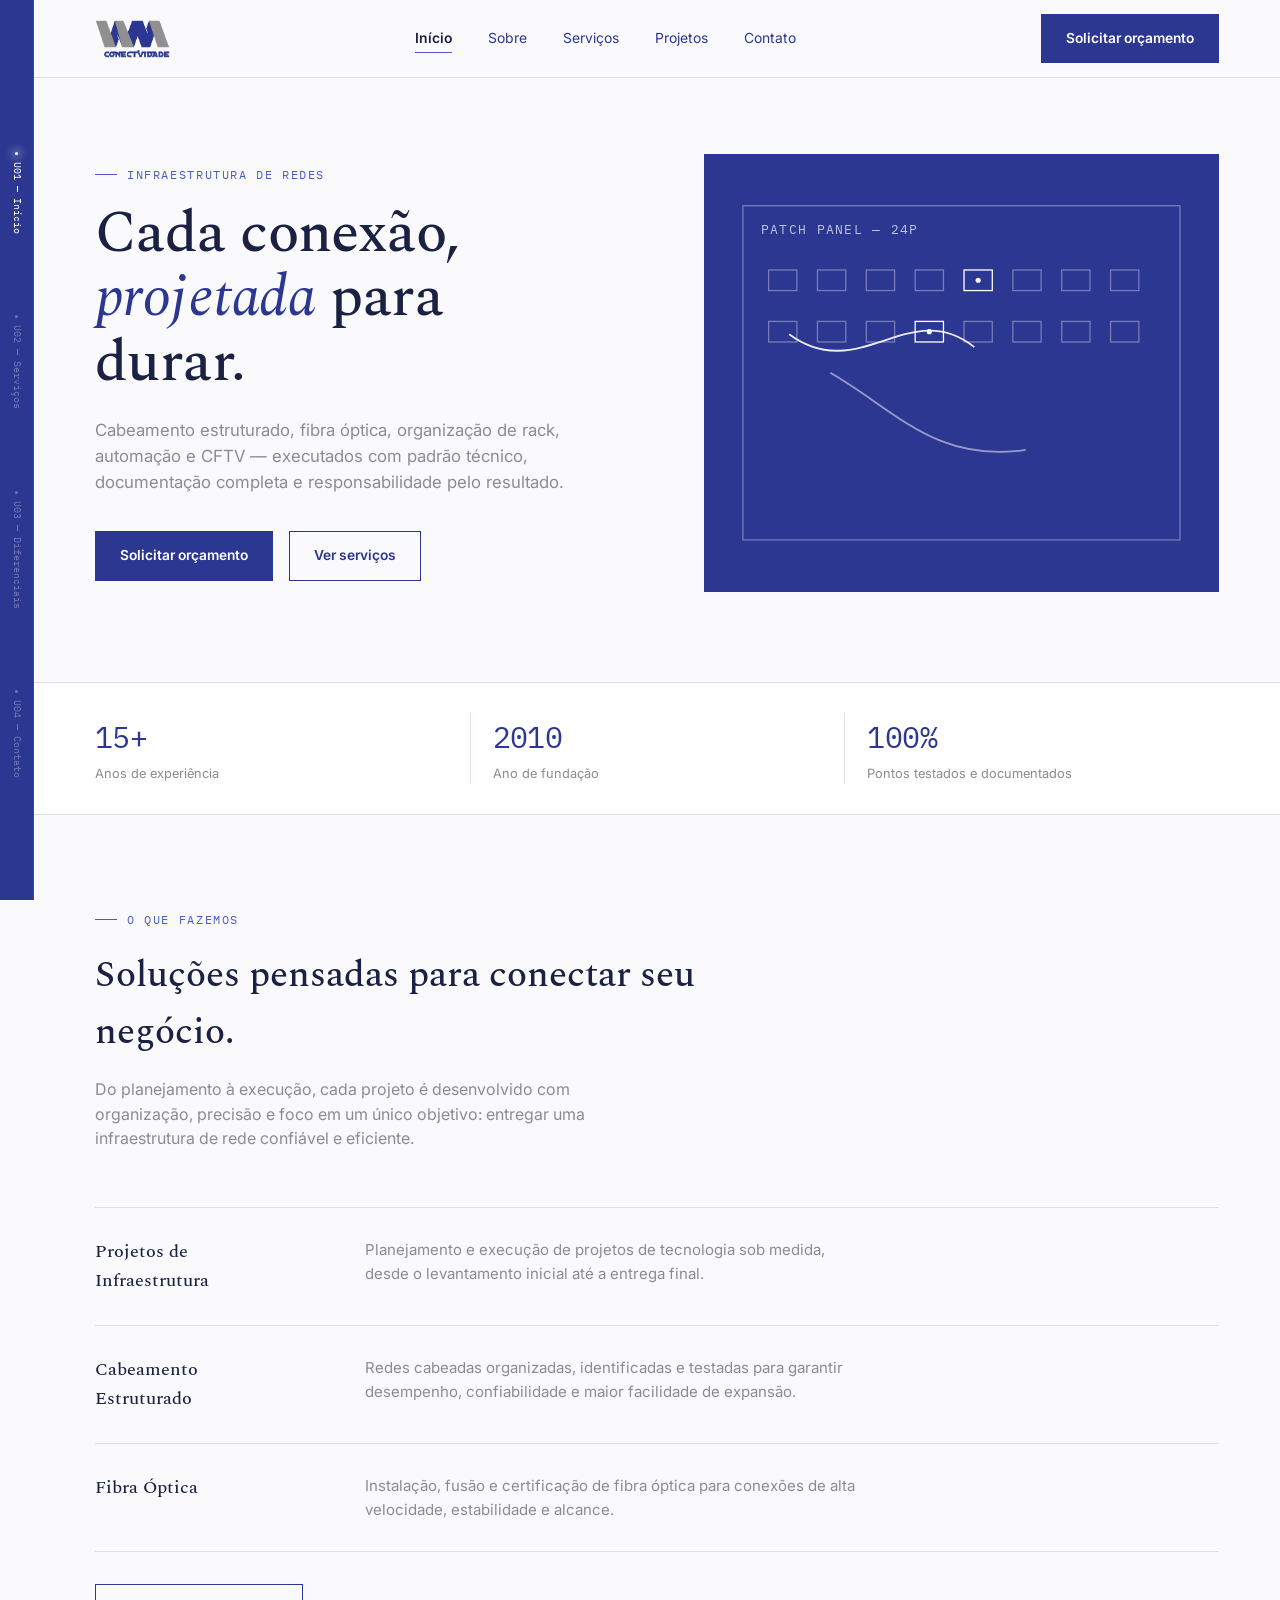
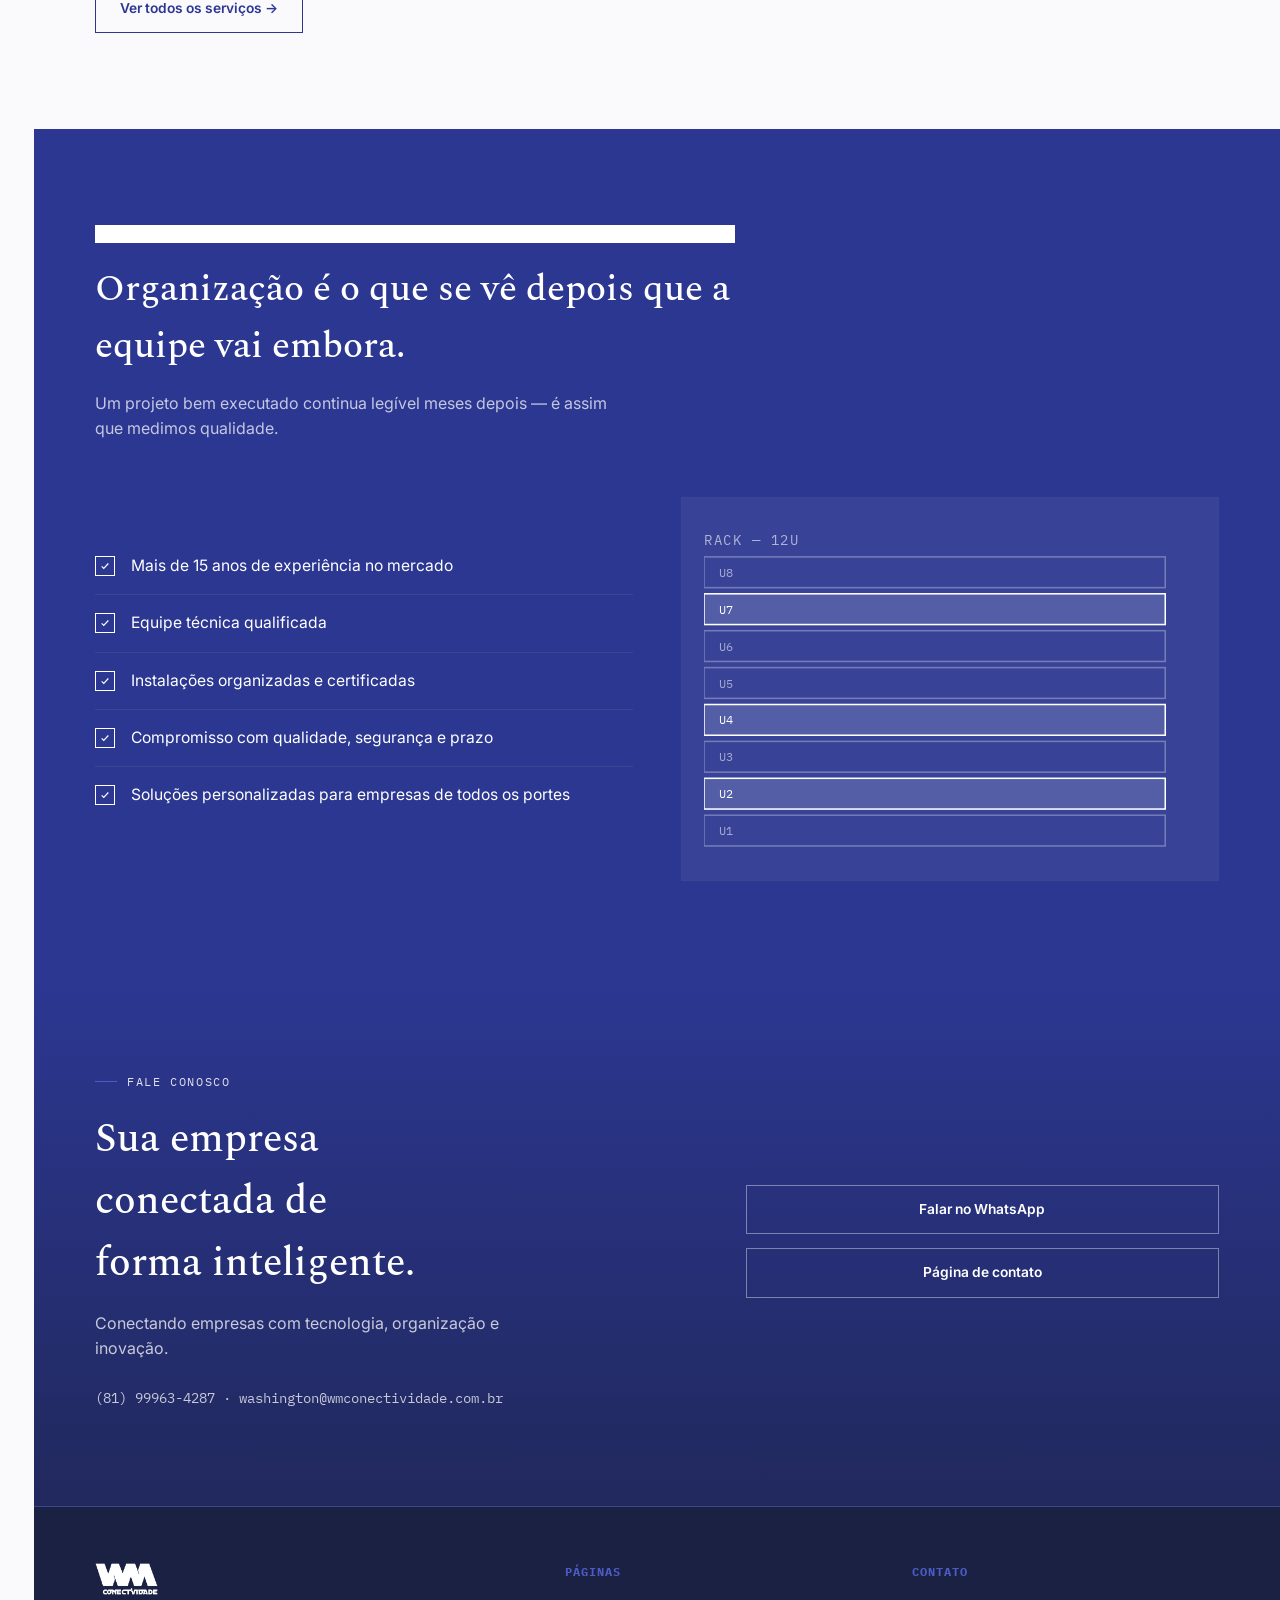
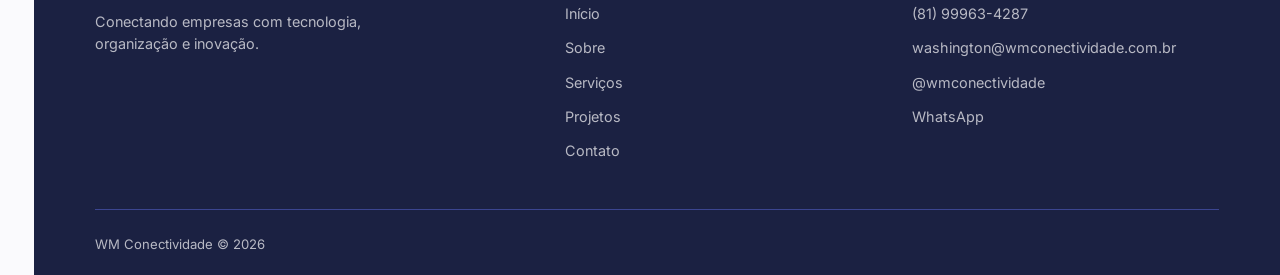
<file: index.html>
<!DOCTYPE html>
<html lang="pt-BR">
<head>
<meta charset="UTF-8">
<meta name="viewport" content="width=device-width, initial-scale=1.0">
<title>WM Conectividade | Infraestrutura de Redes</title>
<meta name="description" content="Cabeamento estruturado, fibra óptica, organization de rack, automação e CFTV. Infraestrutura de redes com padrão técnico e organização.">

<!-- ÍCONE DA ABA DO NAVEGADOR (FAVICON) -->
<link rel="icon" type="image/png" href="wm-logo.png">

<link rel="preconnect" href="https://fonts.googleapis.com">
<link rel="preconnect" href="https://fonts.gstatic.com" crossorigin>
<link rel="stylesheet" href="style.css">
</head>
<body>

<div id="rack-rail" aria-hidden="true">
  <div class="rail-track" id="rail-track"></div>
</div>

<header>
  <div class="nav-inner">
    <a href="index.html" class="logo">
      <img src="wm-logo.png" alt="WM Conectividade">
    </a>
    <nav class="links">
      <a href="index.html" class="active">Início</a>
      <a href="sobre.html">Sobre</a>
      <a href="servicos.html">Serviços</a>
      <a href="projetos.html">Projetos</a>
      <a href="contato.html">Contato</a>
    </nav>
    <div style="display:flex;align-items:center;gap:14px;">
      <a href="https://wa.me/5581999634287" class="btn btn-brand" style="display:none" id="header-cta">Solicitar orçamento</a>
      <button class="menu-toggle" id="menu-toggle" aria-label="Abrir menu">
        <span></span><span></span><span></span>
      </button>
    </div>
  </div>
  <div id="mobile-menu">
    <a href="index.html" class="active">Início</a>
    <a href="sobre.html">Sobre</a>
    <a href="servicos.html">Serviços</a>
    <a href="projetos.html">Projetos</a>
    <a href="contato.html">Contato</a>
  </div>
</header>

<main>

  <!-- HERO -->
  <section id="inicio" class="hero" data-rack-section data-u="U01" data-label="Início">
    <div class="wrap">
      <div class="hero-grid">
        <div>
          <div class="eyebrow">Infraestrutura de redes</div>
          <h1>Cada conexão, <em>projetada</em> para durar.</h1>
          <p class="lead">Cabeamento estruturado, fibra óptica, organização de rack, automação e CFTV — executados com padrão técnico, documentação completa e responsabilidade pelo resultado.</p>
          <div class="hero-cta">
            <a href="https://wa.me/5581999634287" class="btn btn-brand">Solicitar orçamento</a>
            <a href="servicos.html" class="btn btn-ghost">Ver serviços</a>
          </div>
        </div>
        <div class="hero-art">
          <svg viewBox="0 0 360 300" xmlns="http://www.w3.org/2000/svg">
            <rect x="10" y="20" width="340" height="260" fill="none" stroke="rgba(255,255,255,0.35)" stroke-width="1"/>
            <text x="24" y="42" fill="rgba(255,255,255,0.7)" font-family="IBM Plex Mono" font-size="10" letter-spacing="1">PATCH PANEL — 24P</text>
            <g id="ports"></g>
            <path d="M 46 120 C 100 160, 140 90, 190 130" stroke="#FFFFFF" stroke-width="1.4" fill="none" opacity="0.9"/>
            <path d="M 78 150 C 130 180, 160 220, 230 210" stroke="rgba(255,255,255,0.5)" stroke-width="1.4" fill="none"/>
          </svg>
        </div>
      </div>
    </div>
  </section>

  <div class="stat-strip">
    <div class="wrap">
      <div class="stat">
        <div class="num">15+</div>
        <div class="label">Anos de experiência</div>
      </div>
      <div class="stat">
        <div class="num">2010</div>
        <div class="label">Ano de fundação</div>
      </div>
      <div class="stat">
        <div class="num">100%</div>
        <div class="label">Pontos testados e documentados</div>
      </div>
    </div>
  </div>

  <!-- SERVIÇOS (teaser) -->
  <section id="servicos-teaser" data-rack-section data-u="U02" data-label="Serviços">
    <div class="wrap">
      <div class="section-head">
        <div class="eyebrow">O que fazemos</div>
        <h2>Soluções pensadas para conectar seu negócio.</h2>
        <p>Do planejamento à execução, cada projeto é desenvolvido com organização, precisão e foco em um único objetivo: entregar uma infraestrutura de rede confiável e eficiente.</p>
      </div>

      <div class="rack-list">
        <div class="rack-row">
          <h3>Projetos de Infraestrutura</h3>
          <p>Planejamento e execução de projetos de tecnologia sob medida, desde o levantamento inicial até a entrega final.</p>
        </div>
        <div class="rack-row">
          <h3>Cabeamento Estruturado</h3>
          <p>Redes cabeadas organizadas, identificadas e testadas para garantir desempenho, confiabilidade e maior facilidade de expansão.</p>
        </div>
        <div class="rack-row">
          <h3>Fibra Óptica</h3>
          <p>Instalação, fusão e certificação de fibra óptica para conexões de alta velocidade, estabilidade e alcance.</p>
        </div>
      </div>
      <div style="margin-top:32px;">
        <a href="servicos.html" class="btn btn-ghost">Ver todos os serviços →</a>
      </div>
    </div>
  </section>

  <!-- DIFERENCIAIS -->
  <section id="diferenciais" class="dark-section" data-rack-section data-u="U03" data-label="Diferenciais">
    <div class="wrap">
      <div class="section-head">
        <div class="eyebrow">Por que a WM</div>
        <h2>Organização é o que se vê depois que a equipe vai embora.</h2>
        <p>Um projeto bem executado continua legível meses depois — é assim que medimos qualidade.</p>
      </div>

      <div class="dif-grid">
        <ul class="dif-list">
          <li>
            <span class="mark"><svg viewBox="0 0 12 12" fill="none"><path d="M2 6.5L4.5 9L10 3" stroke="#fff" stroke-width="1.4"/></svg></span>
            Mais de 15 anos de experiência no mercado
          </li>
          <li>
            <span class="mark"><svg viewBox="0 0 12 12" fill="none"><path d="M2 6.5L4.5 9L10 3" stroke="#fff" stroke-width="1.4"/></svg></span>
            Equipe técnica qualificada
          </li>
          <li>
            <span class="mark"><svg viewBox="0 0 12 12" fill="none"><path d="M2 6.5L4.5 9L10 3" stroke="#fff" stroke-width="1.4"/></svg></span>
            Instalações organizadas e certificadas
          </li>
          <li>
            <span class="mark"><svg viewBox="0 0 12 12" fill="none"><path d="M2 6.5L4.5 9L10 3" stroke="#fff" stroke-width="1.4"/></svg></span>
            Compromisso com qualidade, segurança e prazo
          </li>
          <li style="border-bottom:none;">
            <span class="mark"><svg viewBox="0 0 12 12" fill="none"><path d="M2 6.5L4.5 9L10 3" stroke="#fff" stroke-width="1.4"/></svg></span>
            Soluções personalizadas para empresas de todos os portes
          </li>
        </ul>

        <div class="dif-visual">
          <svg viewBox="0 0 320 220" xmlns="http://www.w3.org/2000/svg">
            <text x="0" y="16" fill="rgba(255,255,255,0.6)" font-family="IBM Plex Mono" font-size="9" letter-spacing="1">RACK — 12U</text>
            <g id="rack-units"></g>
          </svg>
        </div>
      </div>
    </div>
  </section>

  <!-- CTA -->
  <section id="cta" class="cta-section" data-rack-section data-u="U04" data-label="Contato">
    <div class="wrap">
      <div>
        <div class="eyebrow" style="color:rgba(255,255,255,0.85)">Fale conosco</div>
        <h2>Sua empresa conectada de forma inteligente.</h2>
        <p>Conectando empresas com tecnologia, organização e inovação.</p>
        <div class="contact-line" style="margin-top:28px;">(81) 99963-4287 · washington@wmconectividade.com.br</div>
      </div>
      <div class="cta-buttons">
        <a href="https://wa.me/5581999634287" class="btn btn-ghost-light">Falar no WhatsApp</a>
        <a href="contato.html" class="btn btn-ghost-light">Página de contato</a>
      </div>
    </div>
  </section>

</main>

<footer>
  <div class="wrap">
    <div class="footer-grid">
      <div>
        <div class="footer-logo">
          <img src="wm-logo.png" alt="WM Conectividade">
        </div>
        <p style="max-width:34ch;font-size:0.9rem;">Conectando empresas com tecnologia, organização e inovação.</p>
      </div>
      <div>
        <h4>Páginas</h4>
        <ul>
          <li><a href="index.html">Início</a></li>
          <li><a href="sobre.html">Sobre</a></li>
          <li><a href="servicos.html">Serviços</a></li>
          <li><a href="projetos.html">Projetos</a></li>
          <li><a href="contato.html">Contato</a></li>
        </ul>
      </div>
      <div>
        <h4>Contato</h4>
        <ul>
          <li><a href="tel:+5581999634287">(81) 99963-4287</a></li>
          <li><a href="mailto:washington@wmconectividade.com.br">washington@wmconectividade.com.br</a></li>
          <li><a href="https://instagram.com/wmconectividade">@wmconectividade</a></li>
          <li><a href="https://wa.me/5581999634287">WhatsApp</a></li>
        </ul>
      </div>
    </div>
    <div class="foot-bottom">
      <div>WM Conectividade © 2026 </div>
    </div>
  </div>
</footer>

<script src="script.js"></script>
</body>
</html>
</file>
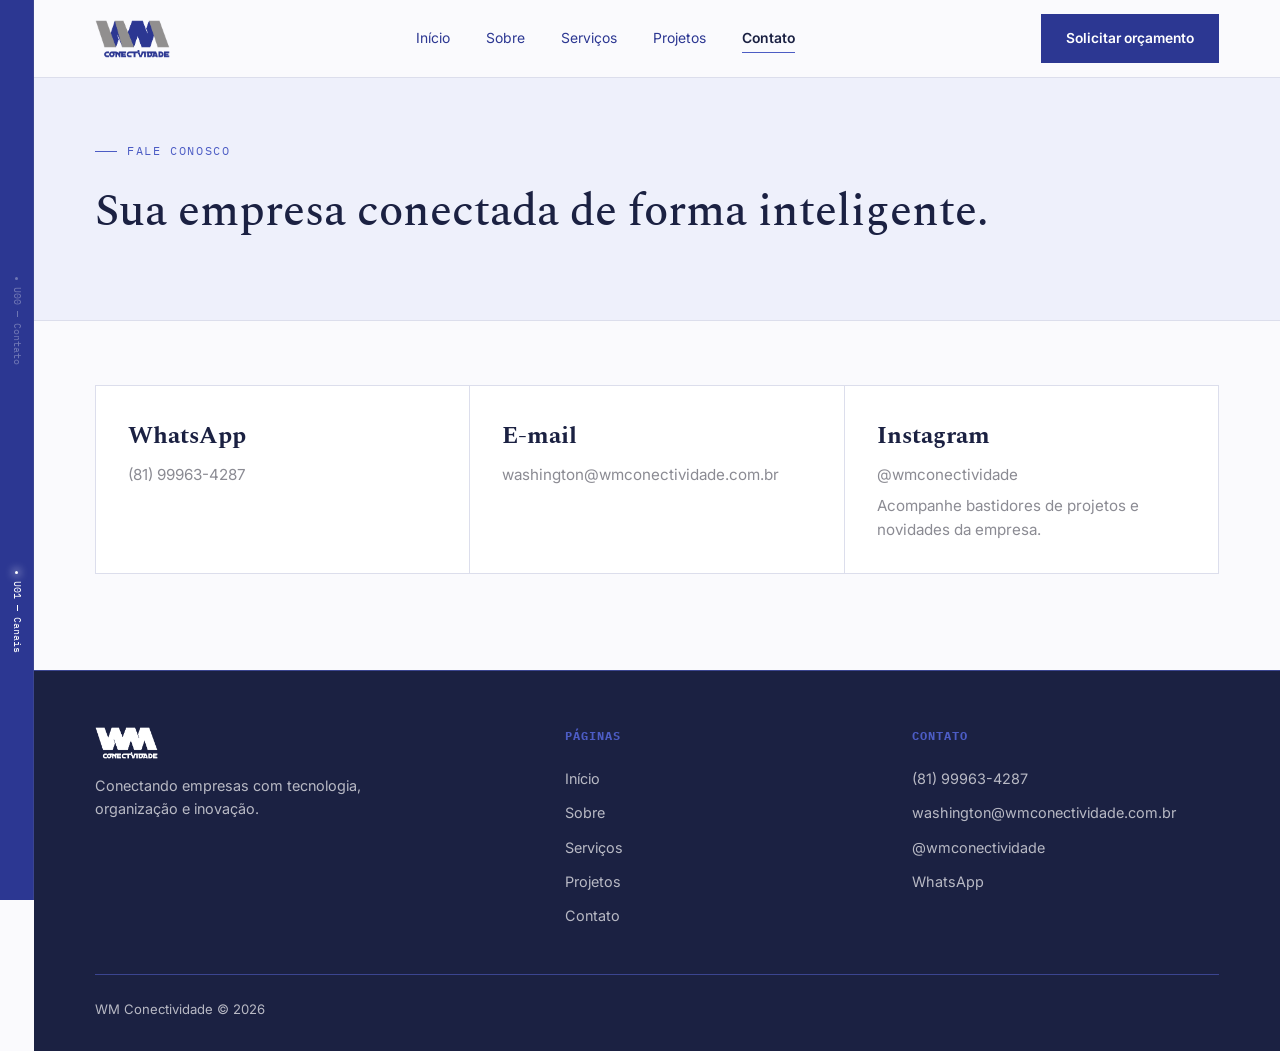
<file: contato.html>
<!DOCTYPE html>
<html lang="pt-BR">
<head>
<meta charset="UTF-8">
<meta name="viewport" content="width=device-width, initial-scale=1.0">
<title>Contato | WM Conectividade</title>
<meta name="description" content="Fale com a WM Conectividade: WhatsApp, e-mail e telefone para solicitar orçamento de infraestrutura de redes.">
<link rel="preconnect" href="https://fonts.googleapis.com">
<link rel="preconnect" href="https://fonts.gstatic.com" crossorigin>
<link rel="stylesheet" href="style.css">
</head>
<body>

<div id="rack-rail" aria-hidden="true">
  <div class="rail-track" id="rail-track"></div>
</div>

<header>
  <div class="nav-inner">
    <a href="index.html" class="logo">
      <img src="wm-logo.png" alt="WM Conectividade">
    </a>
    <nav class="links">
      <a href="index.html">Início</a>
      <a href="sobre.html">Sobre</a>
      <a href="servicos.html">Serviços</a>
      <a href="projetos.html">Projetos</a>
      <a href="contato.html" class="active">Contato</a>
    </nav>
    <div style="display:flex;align-items:center;gap:14px;">
      <a href="https://wa.me/5581999634287" class="btn btn-brand" style="display:inline-flex">Solicitar orçamento</a>
      <button class="menu-toggle" id="menu-toggle" aria-label="Abrir menu">
        <span></span><span></span><span></span>
      </button>
    </div>
  </div>
  <div id="mobile-menu">
    <a href="index.html">Início</a>
    <a href="sobre.html">Sobre</a>
    <a href="servicos.html">Serviços</a>
    <a href="projetos.html">Projetos</a>
    <a href="contato.html" class="active">Contato</a>
  </div>
</header>

<main>

  <div class="page-head" data-rack-section data-u="U00" id="topo" data-label="Contato">
    <div class="wrap">
      <div class="eyebrow">Fale conosco</div>
      <h1>Sua empresa conectada de forma inteligente.</h1>
      <p></p>
    </div>
  </div>

  <section id="canais" style="padding-top:64px;" data-rack-section data-u="U01" data-label="Canais">
    <div class="wrap">
      <div class="contact-grid">
        <div class="contact-card">
          <h2>WhatsApp</h2>
          <a href="https://wa.me/5581999634287">(81) 99963-4287</a>
        </div>
        <div class="contact-card">
          <h2>E-mail</h2>
          <a href="mailto:washington@wmconectividade.com.br">washington@wmconectividade.com.br</a>
          <p></p>
        </div>
        <div class="contact-card">
          <h2>Instagram</h2>
          <a href="https://instagram.com/wmconectividade">@wmconectividade</a>
          <p>Acompanhe bastidores de projetos e novidades da empresa.</p>
        </div>
      </div>

      
    </div>
  </section>

</main>

<footer>
  <div class="wrap">
    <div class="footer-grid">
      <div>
        <div class="footer-logo">
          <img src="wm-logo.png" alt="WM Conectividade">
        </div>
        <p style="max-width:34ch;font-size:0.9rem;">Conectando empresas com tecnologia, organização e inovação.</p>
      </div>
      <div>
        <h4>Páginas</h4>
        <ul>
          <li><a href="index.html">Início</a></li>
          <li><a href="sobre.html">Sobre</a></li>
          <li><a href="servicos.html">Serviços</a></li>
          <li><a href="projetos.html">Projetos</a></li>
          <li><a href="contato.html">Contato</a></li>
        </ul>
      </div>
      <div>
        <h4>Contato</h4>
        <ul>
          <li><a href="tel:+5581999634287">(81) 99963-4287</a></li>
          <li><a href="mailto:washington@wmconectividade.com.br">washington@wmconectividade.com.br</a></li>
          <li><a href="https://instagram.com/wmconectividade">@wmconectividade</a></li>
          <li><a href="https://wa.me/5581999634287">WhatsApp</a></li>
        </ul>
      </div>
    </div>
    <div class="foot-bottom">
      <div>WM Conectividade © 2026 </div>
    </div>
  </div>
</footer>

<script src="script.js"></script>
</body>
</html>
</file>
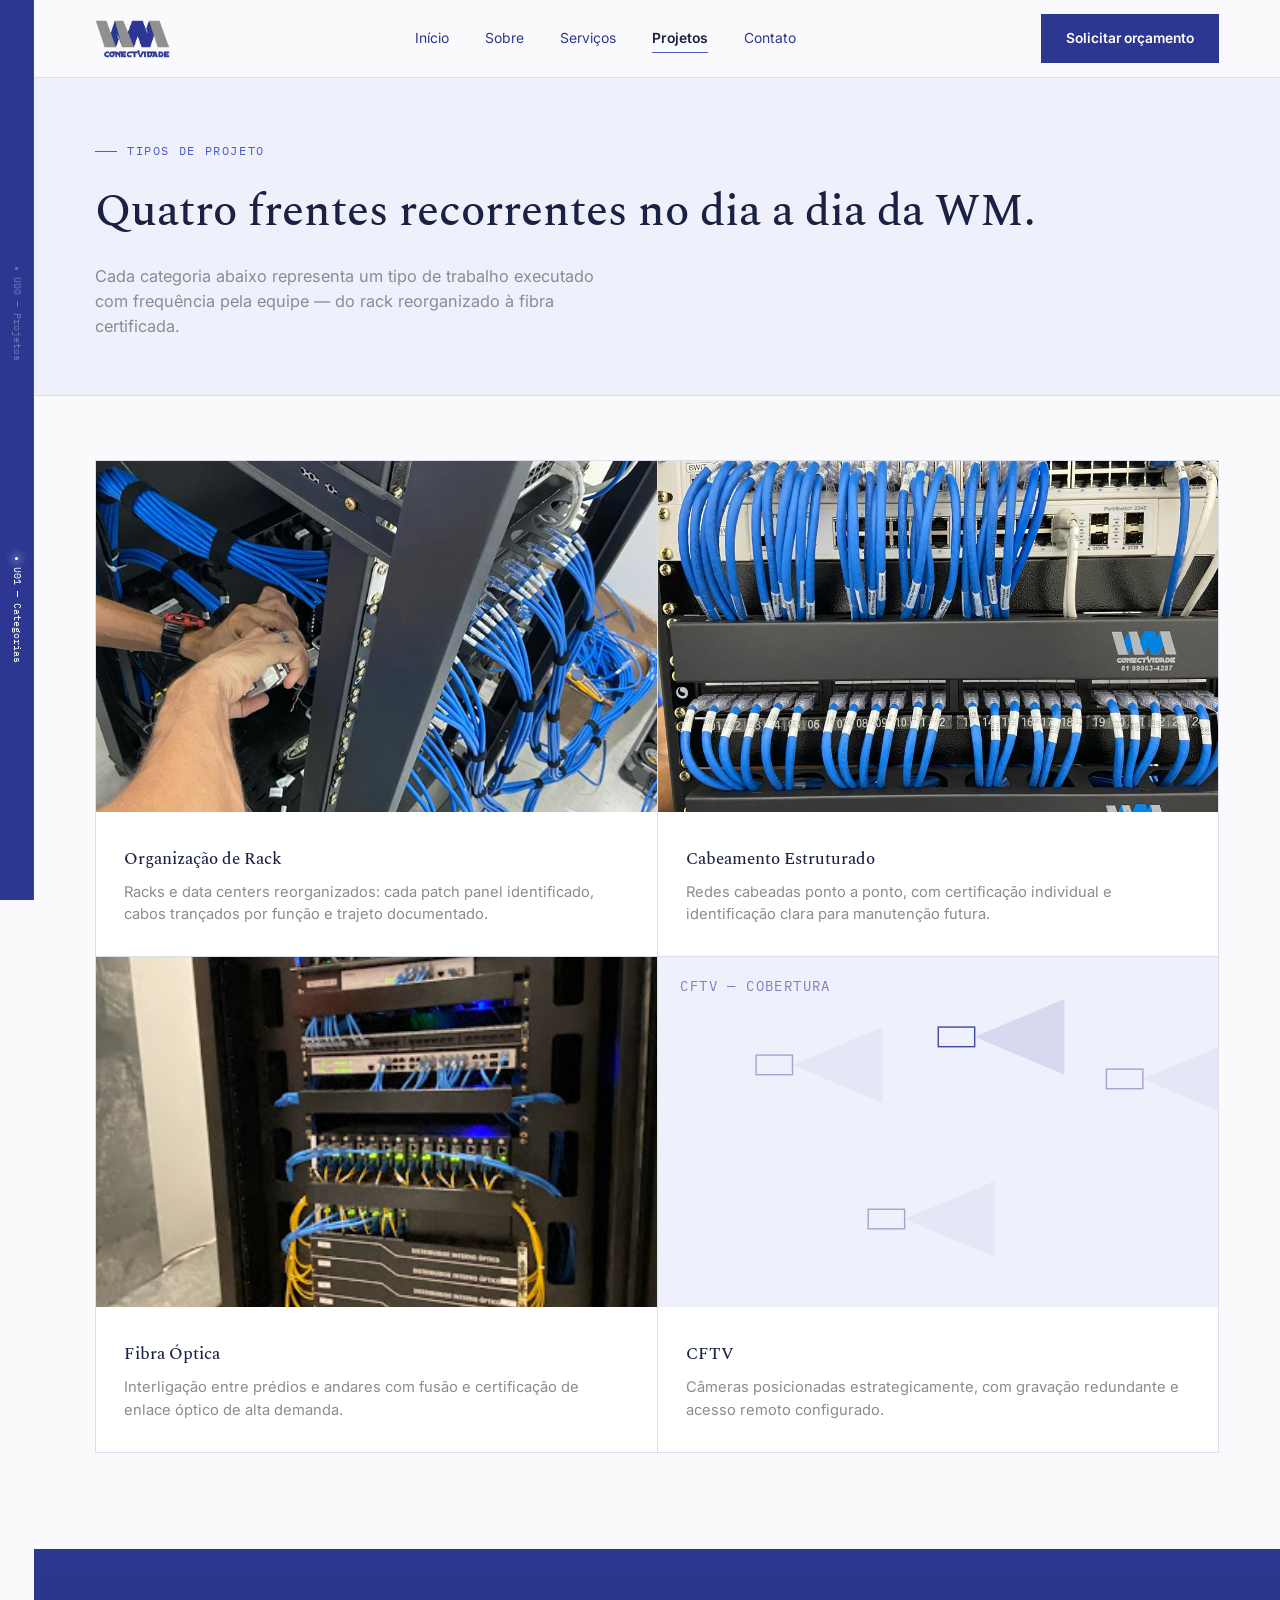
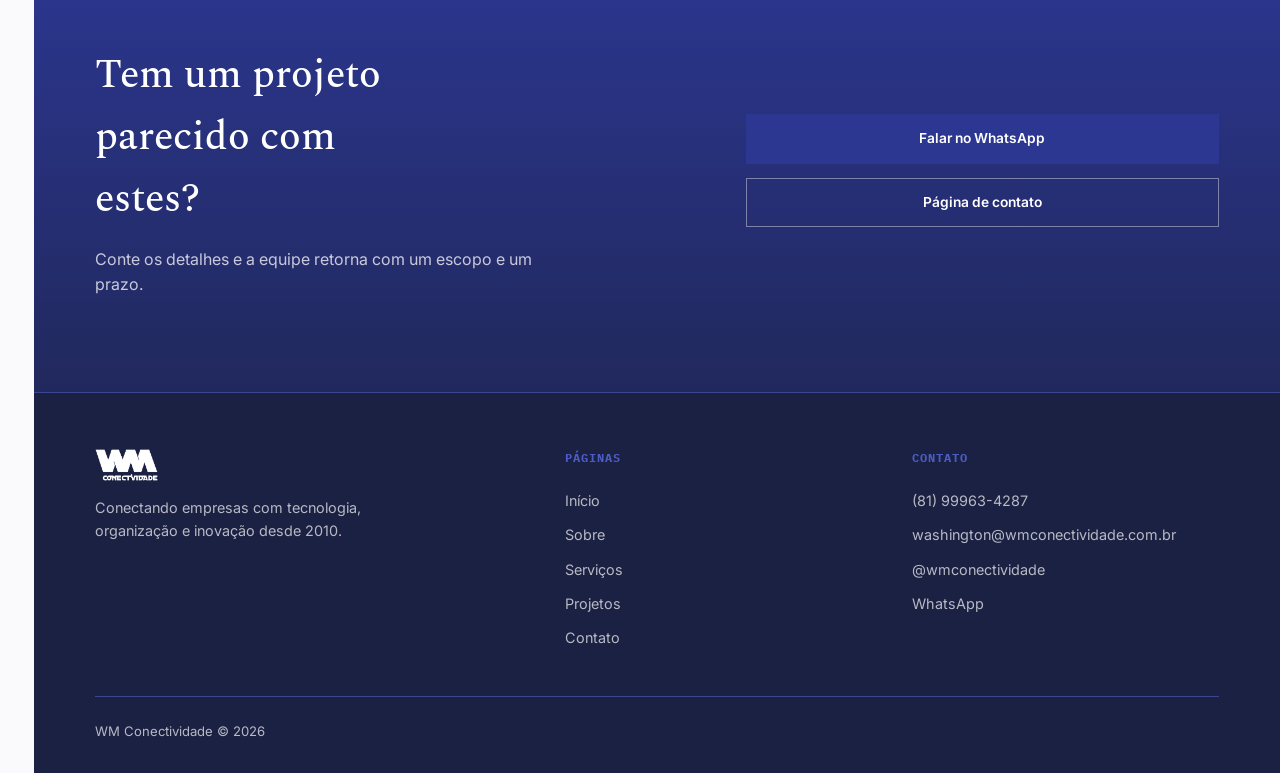
<file: projetos.html>
<!DOCTYPE html>
<html lang="pt-BR">
<head>
<meta charset="UTF-8">
<meta name="viewport" content="width=device-width, initial-scale=1.0">
<title>Projetos | WM Conectividade</title>
<meta name="description" content="Tipos de projeto conduzidos pela WM Conectividade: organização de rack, cabeamento estruturado, fibra óptica e CFTV.">
<link rel="preconnect" href="https://fonts.googleapis.com">
<link rel="preconnect" href="https://fonts.gstatic.com" crossorigin>
<link rel="stylesheet" href="style.css">
</head>
<body>

<div id="rack-rail" aria-hidden="true">
  <div class="rail-track" id="rail-track"></div>
</div>

<header>
  <div class="nav-inner">
    <a href="index.html" class="logo">
      <img src="wm-logo.png" alt="WM Conectividade">
    </a>
    <nav class="links">
      <a href="index.html">Início</a>
      <a href="sobre.html">Sobre</a>
      <a href="servicos.html">Serviços</a>
      <a href="projetos.html" class="active">Projetos</a>
      <a href="contato.html">Contato</a>
    </nav>
    <div style="display:flex;align-items:center;gap:14px;">
      <a href="https://wa.me/5581999634287" class="btn btn-brand" style="display:inline-flex">Solicitar orçamento</a>
      <button class="menu-toggle" id="menu-toggle" aria-label="Abrir menu">
        <span></span><span></span><span></span>
      </button>
    </div>
  </div>
  <div id="mobile-menu">
    <a href="index.html">Início</a>
    <a href="sobre.html">Sobre</a>
    <a href="servicos.html">Serviços</a>
    <a href="projetos.html" class="active">Projetos</a>
    <a href="contato.html">Contato</a>
  </div>
</header>

<main>

  <div class="page-head" data-rack-section data-u="U00" id="topo" data-label="Projetos">
    <div class="wrap">
      <div class="eyebrow">Tipos de projeto</div>
      <h1>Quatro frentes recorrentes no dia a dia da WM.</h1>
      <p>Cada categoria abaixo representa um tipo de trabalho executado com frequência pela equipe — do rack reorganizado à fibra certificada.</p>
    </div>
  </div>

  <section id="categorias" style="padding-top:64px;" data-rack-section data-u="U01" data-label="Categorias">
    <div class="wrap">
      <div class="project-grid">

        <div class="project-card">
          <div class="art">
            <img src="wm-tecnico.jpg" alt="Técnico da WM Conectividade organizando cabos em rack" style="width:100%;height:100%;object-fit:cover;">
          </div>
          <div class="body">
            <div class="u-tag"></div>
            <h3>Organização de Rack</h3>
            <p>Racks e data centers reorganizados: cada patch panel identificado, cabos trançados por função e trajeto documentado.</p>
          </div>
        </div>

        <div class="project-card">
          <div class="art">
            <img src="wm-patchpanel.jpg" alt="Patch panel organizado com identificação WM Conectividade" style="width:100%;height:100%;object-fit:cover;">
          </div>
          <div class="body">
            <div class="u-tag"></div>
            <h3>Cabeamento Estruturado</h3>
            <p>Redes cabeadas ponto a ponto, com certificação individual e identificação clara para manutenção futura.</p>
          </div>
        </div>

        <div class="project-card">
          <div class="art">
            <img src="wm-rack.jpg" alt="Rack com distribuidores de fibra óptica instalados" style="width:100%;height:100%;object-fit:cover;">
          </div>
          <div class="body">
            <div class="u-tag"></div>
            <h3>Fibra Óptica</h3>
            <p>Interligação entre prédios e andares com fusão e certificação de enlace óptico de alta demanda.</p>
          </div>
        </div>

        <div class="project-card">
          <div class="art">
            <svg viewBox="0 0 400 250" xmlns="http://www.w3.org/2000/svg">
              <text x="16" y="24" fill="#2C3792" opacity="0.6" font-family="IBM Plex Mono" font-size="10" letter-spacing="1">CFTV — COBERTURA</text>
              <g id="cctv-a"></g>
            </svg>
          </div>
          <div class="body">
            <div class="u-tag"></div>
            <h3>CFTV</h3>
            <p>Câmeras posicionadas estrategicamente, com gravação redundante e acesso remoto configurado.</p>
          </div>
        </div>

      </div>
    </div>
  </section>

  <section id="cta" class="cta-section">
    <div class="wrap">
      <div>
        <h2>Tem um projeto parecido com estes?</h2>
        <p>Conte os detalhes e a equipe retorna com um escopo e um prazo.</p>
      </div>
      <div class="cta-buttons">
        <a href="https://wa.me/5581999634287" class="btn btn-brand">Falar no WhatsApp</a>
        <a href="contato.html" class="btn btn-ghost-light">Página de contato</a>
      </div>
    </div>
  </section>

</main>

<footer>
  <div class="wrap">
    <div class="footer-grid">
      <div>
        <div class="footer-logo">
          <img src="wm-logo.png" alt="WM Conectividade">
        </div>
        <p style="max-width:34ch;font-size:0.9rem;">Conectando empresas com tecnologia, organização e inovação desde 2010.</p>
      </div>
      <div>
        <h4>Páginas</h4>
        <ul>
          <li><a href="index.html">Início</a></li>
          <li><a href="sobre.html">Sobre</a></li>
          <li><a href="servicos.html">Serviços</a></li>
          <li><a href="projetos.html">Projetos</a></li>
          <li><a href="contato.html">Contato</a></li>
        </ul>
      </div>
      <div>
        <h4>Contato</h4>
        <ul>
          <li><a href="tel:+5581999634287">(81) 99963-4287</a></li>
          <li><a href="mailto:washington@wmconectividade.com.br">washington@wmconectividade.com.br</a></li>
          <li><a href="https://instagram.com/wmconectividade">@wmconectividade</a></li>
          <li><a href="https://wa.me/5581999634287">WhatsApp</a></li>
        </ul>
      </div>
    </div>
    <div class="foot-bottom">
      <div>WM Conectividade © 2026</div>
    </div>
  </div>
</footer>

<script src="script.js"></script>
<script>
  // CCTV illustration (kept — no real CFTV photo yet)
  (function(){
    const g = document.getElementById('cctv-a');
    if (!g) return;
    const positions = [[70,70],[200,50],[320,80],[150,180]];
    positions.forEach(([x,y],i)=>{
      const rect = document.createElementNS("http://www.w3.org/2000/svg","rect");
      rect.setAttribute("x",x); rect.setAttribute("y",y); rect.setAttribute("width",26); rect.setAttribute("height",14);
      rect.setAttribute("fill","none"); rect.setAttribute("stroke","#2C3792"); rect.setAttribute("stroke-opacity", i===1?"0.9":"0.4");
      g.appendChild(rect);
      const cone = document.createElementNS("http://www.w3.org/2000/svg","path");
      cone.setAttribute("d", `M ${x+26} ${y+7} L ${x+90} ${y-20} L ${x+90} ${y+34} Z`);
      cone.setAttribute("fill","#2C3792"); cone.setAttribute("opacity", i===1?"0.12":"0.05");
      g.appendChild(cone);
    });
  })();
</script>
</body>
</html>
</file>
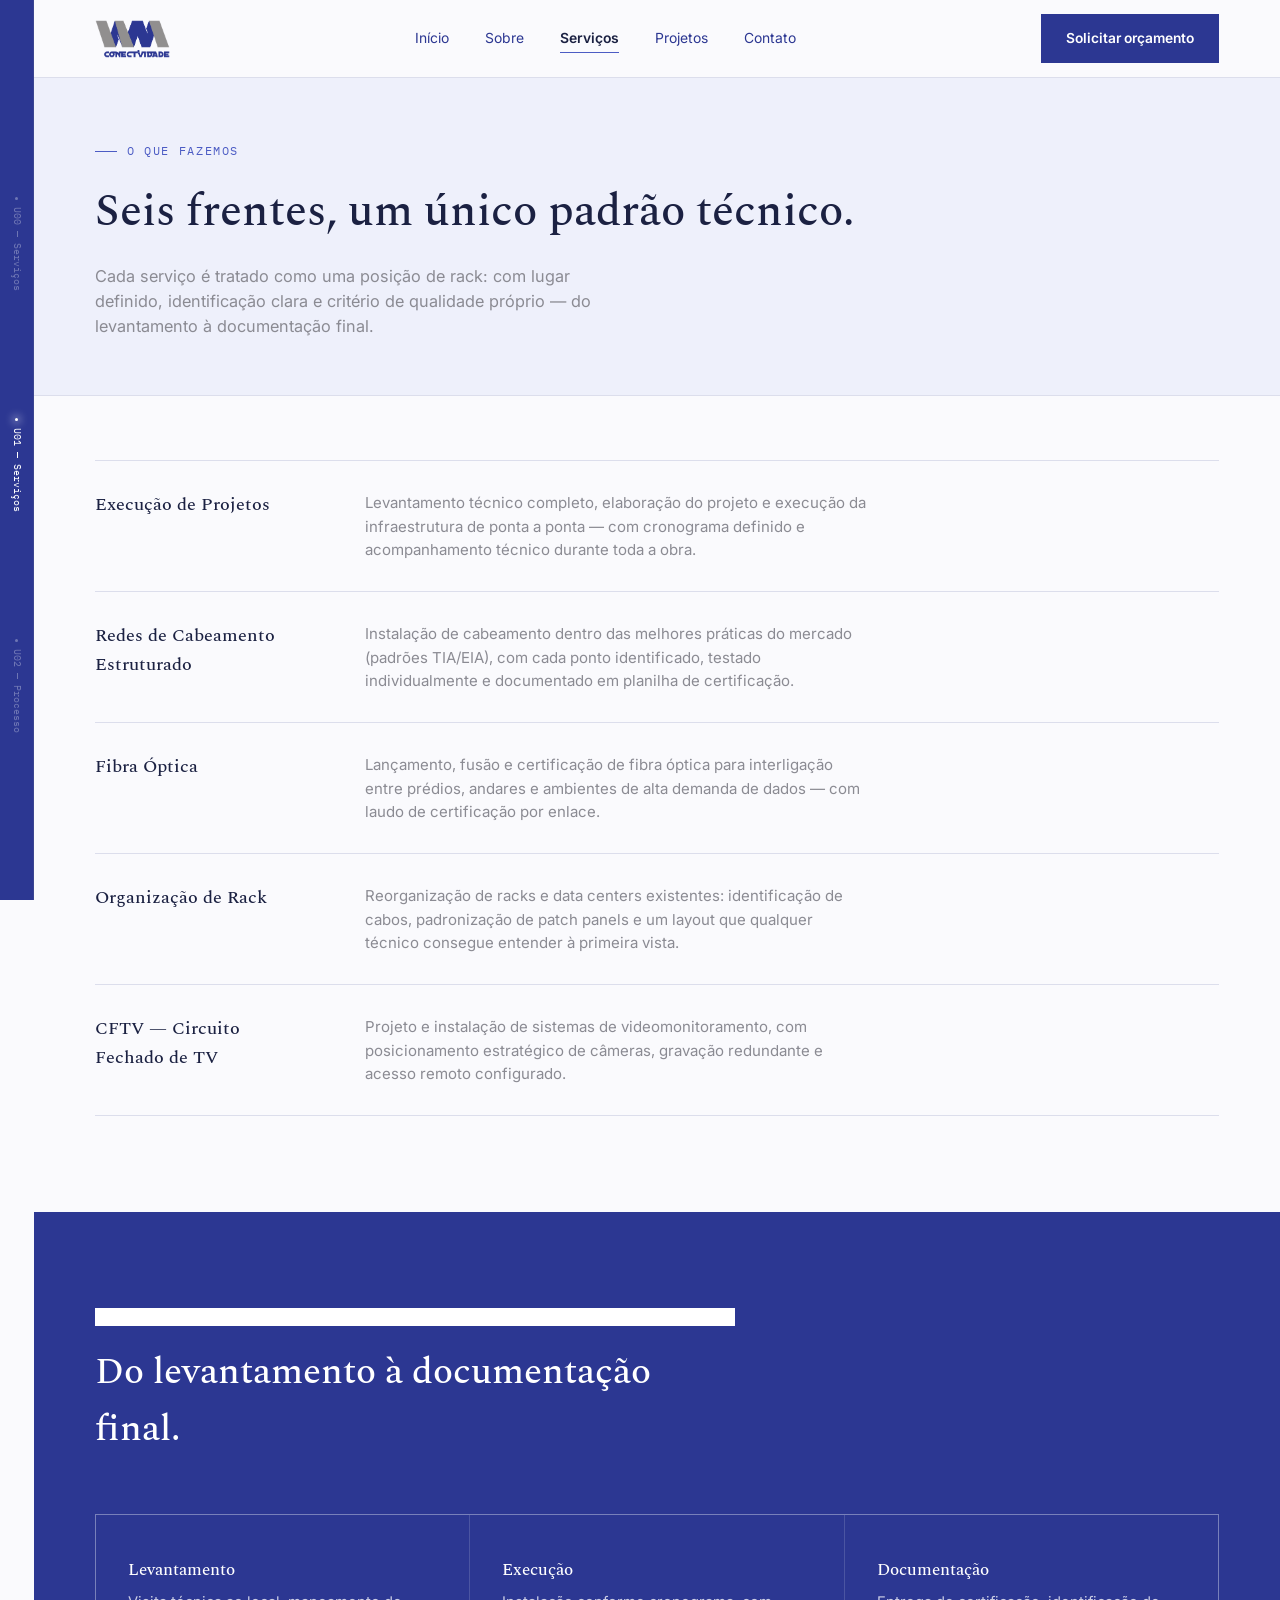
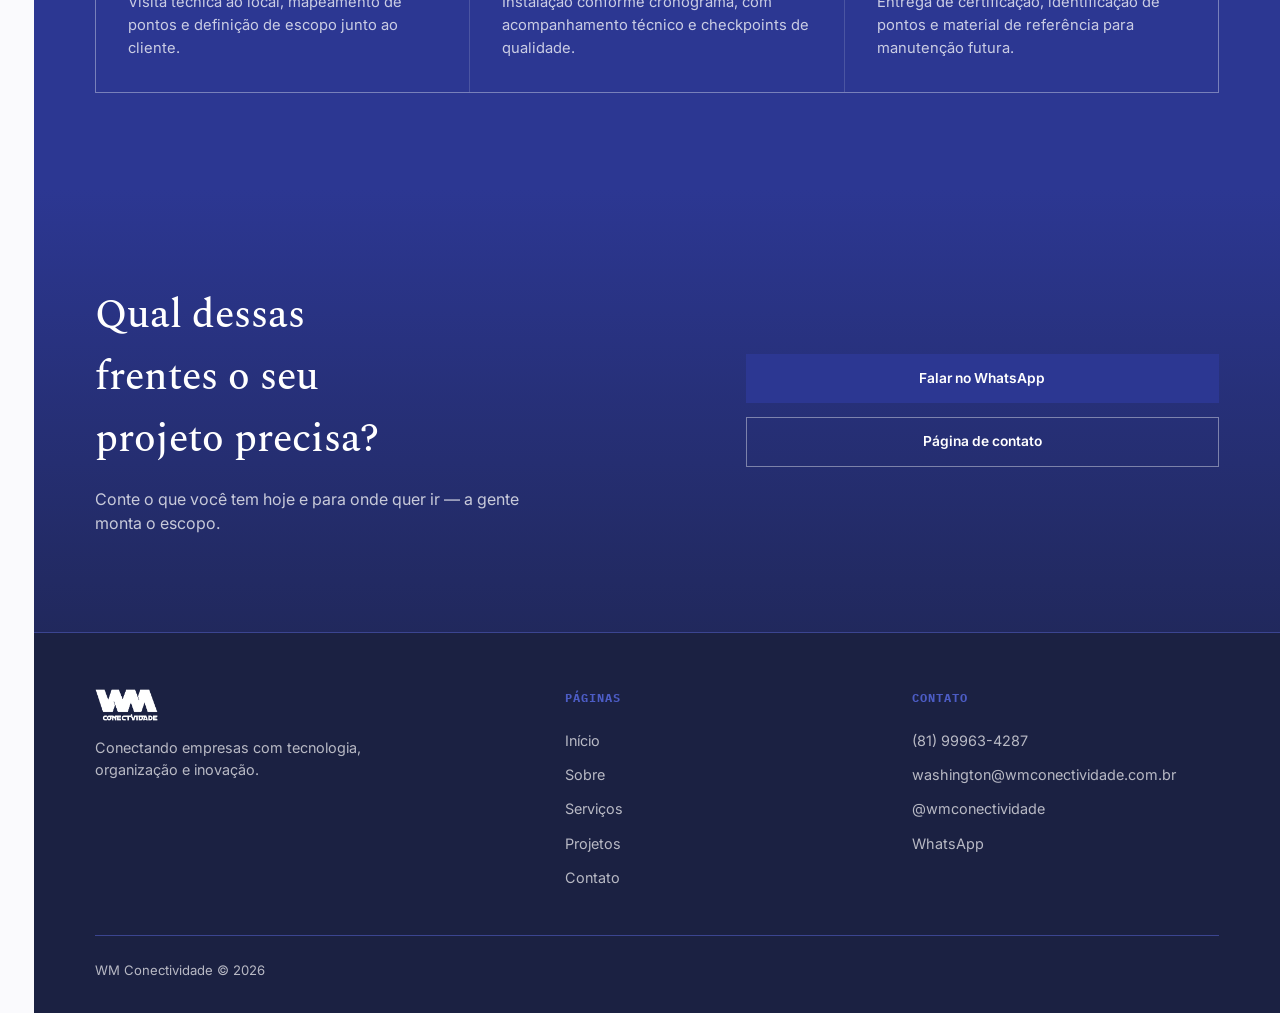
<file: servicos.html>
<!DOCTYPE html>
<html lang="pt-BR">
<head>
<meta charset="UTF-8">
<meta name="viewport" content="width=device-width, initial-scale=1.0">
<title>Serviços | WM Conectividade</title>
<meta name="description" content="Execução de projetos, cabeamento estruturado, fibra óptica, organização de rack, automação e CFTV — os seis serviços da WM Conectividade.">

  <!-- ÍCONE DA ABA DO NAVEGADOR (FAVICON) -->
<link rel="icon" type="image/png" href="wm-logo.png">
  
<link rel="preconnect" href="https://fonts.googleapis.com">
<link rel="preconnect" href="https://fonts.gstatic.com" crossorigin>
<link rel="stylesheet" href="style.css">
</head>
<body>

<div id="rack-rail" aria-hidden="true">
  <div class="rail-track" id="rail-track"></div>
</div>

<header>
  <div class="nav-inner">
    <a href="index.html" class="logo">
      <img src="wm-logo.png" alt="WM Conectividade">
    </a>
    <nav class="links">
      <a href="index.html">Início</a>
      <a href="sobre.html">Sobre</a>
      <a href="servicos.html" class="active">Serviços</a>
      <a href="projetos.html">Projetos</a>
      <a href="contato.html">Contato</a>
    </nav>
    <div style="display:flex;align-items:center;gap:14px;">
      <a href="https://wa.me/5581999634287" class="btn btn-brand" style="display:inline-flex">Solicitar orçamento</a>
      <button class="menu-toggle" id="menu-toggle" aria-label="Abrir menu">
        <span></span><span></span><span></span>
      </button>
    </div>
  </div>
  <div id="mobile-menu">
    <a href="index.html">Início</a>
    <a href="sobre.html">Sobre</a>
    <a href="servicos.html" class="active">Serviços</a>
    <a href="projetos.html">Projetos</a>
    <a href="contato.html">Contato</a>
  </div>
</header>

<main>

  <div class="page-head" data-rack-section data-u="U00" id="topo" data-label="Serviços">
    <div class="wrap">
      <div class="eyebrow">O que fazemos</div>
      <h1>Seis frentes, um único padrão técnico.</h1>
      <p>Cada serviço é tratado como uma posição de rack: com lugar definido, identificação clara e critério de qualidade próprio — do levantamento à documentação final.</p>
    </div>
  </div>

  <section id="lista" style="padding-top:64px;" data-rack-section data-u="U01" data-label="Serviços">
    <div class="wrap">
      <div class="rack-list">
        <div class="rack-row">
          <h3>Execução de Projetos</h3>
          <p>Levantamento técnico completo, elaboração do projeto e execução da infraestrutura de ponta a ponta — com cronograma definido e acompanhamento técnico durante toda a obra.</p>
        </div>
        <div class="rack-row">
          <h3>Redes de Cabeamento Estruturado</h3>
          <p>Instalação de cabeamento dentro das melhores práticas do mercado (padrões TIA/EIA), com cada ponto identificado, testado individualmente e documentado em planilha de certificação.</p>
        </div>
        <div class="rack-row">
          <h3>Fibra Óptica</h3>
          <p>Lançamento, fusão e certificação de fibra óptica para interligação entre prédios, andares e ambientes de alta demanda de dados — com laudo de certificação por enlace.</p>
        </div>
        <div class="rack-row">
          <h3>Organização de Rack</h3>
          <p>Reorganização de racks e data centers existentes: identificação de cabos, padronização de patch panels e um layout que qualquer técnico consegue entender à primeira vista.</p>
        </div>
        <div class="rack-row">
          <h3>CFTV — Circuito Fechado de TV</h3>
          <p>Projeto e instalação de sistemas de videomonitoramento, com posicionamento estratégico de câmeras, gravação redundante e acesso remoto configurado.</p>
        </div>
      </div>
    </div>
  </section>

  <section id="processo" class="dark-section" data-rack-section data-u="U02" data-label="Processo">
    <div class="wrap">
      <div class="section-head">
        <div class="eyebrow">Como um projeto avança</div>
        <h2>Do levantamento à documentação final.</h2>
      </div>
      <div class="values-grid" style="background:rgba(255,255,255,0.15);border-color:rgba(255,255,255,0.25);">
        <div class="value-card" style="background:var(--brand);">
          <h3 style="color:#fff;">Levantamento</h3>
          <p style="color:rgba(255,255,255,0.75);">Visita técnica ao local, mapeamento de pontos e definição de escopo junto ao cliente.</p>
        </div>
        <div class="value-card" style="background:var(--brand);">
          <h3 style="color:#fff;">Execução</h3>
          <p style="color:rgba(255,255,255,0.75);">Instalação conforme cronograma, com acompanhamento técnico e checkpoints de qualidade.</p>
        </div>
        <div class="value-card" style="background:var(--brand);">
          <h3 style="color:#fff;">Documentação</h3>
          <p style="color:rgba(255,255,255,0.75);">Entrega de certificação, identificação de pontos e material de referência para manutenção futura.</p>
        </div>
      </div>
    </div>
  </section>

  <section id="cta" class="cta-section">
    <div class="wrap">
      <div>
        <h2>Qual dessas frentes o seu projeto precisa?</h2>
        <p>Conte o que você tem hoje e para onde quer ir — a gente monta o escopo.</p>
      </div>
      <div class="cta-buttons">
        <a href="https://wa.me/5581999634287" class="btn btn-brand">Falar no WhatsApp</a>
        <a href="contato.html" class="btn btn-ghost-light">Página de contato</a>
      </div>
    </div>
  </section>

</main>

<footer>
  <div class="wrap">
    <div class="footer-grid">
      <div>
        <div class="footer-logo">
          <img src="wm-logo.png" alt="WM Conectividade">
        </div>
        <p style="max-width:34ch;font-size:0.9rem;">Conectando empresas com tecnologia, organização e inovação.</p>
      </div>
      <div>
        <h4>Páginas</h4>
        <ul>
          <li><a href="index.html">Início</a></li>
          <li><a href="sobre.html">Sobre</a></li>
          <li><a href="servicos.html">Serviços</a></li>
          <li><a href="projetos.html">Projetos</a></li>
          <li><a href="contato.html">Contato</a></li>
        </ul>
      </div>
      <div>
        <h4>Contato</h4>
        <ul>
          <li><a href="tel:+5581999634287">(81) 99963-4287</a></li>
          <li><a href="mailto:washington@wmconectividade.com.br">washington@wmconectividade.com.br</a></li>
          <li><a href="https://instagram.com/wmconectividade">@wmconectividade</a></li>
          <li><a href="https://wa.me/5581999634287">WhatsApp</a></li>
        </ul>
      </div>
    </div>
    <div class="foot-bottom">
      <div>WM Conectividade © 2026</div>
    </div>
  </div>
</footer>

<script src="script.js"></script>
</body>
</html>
</file>
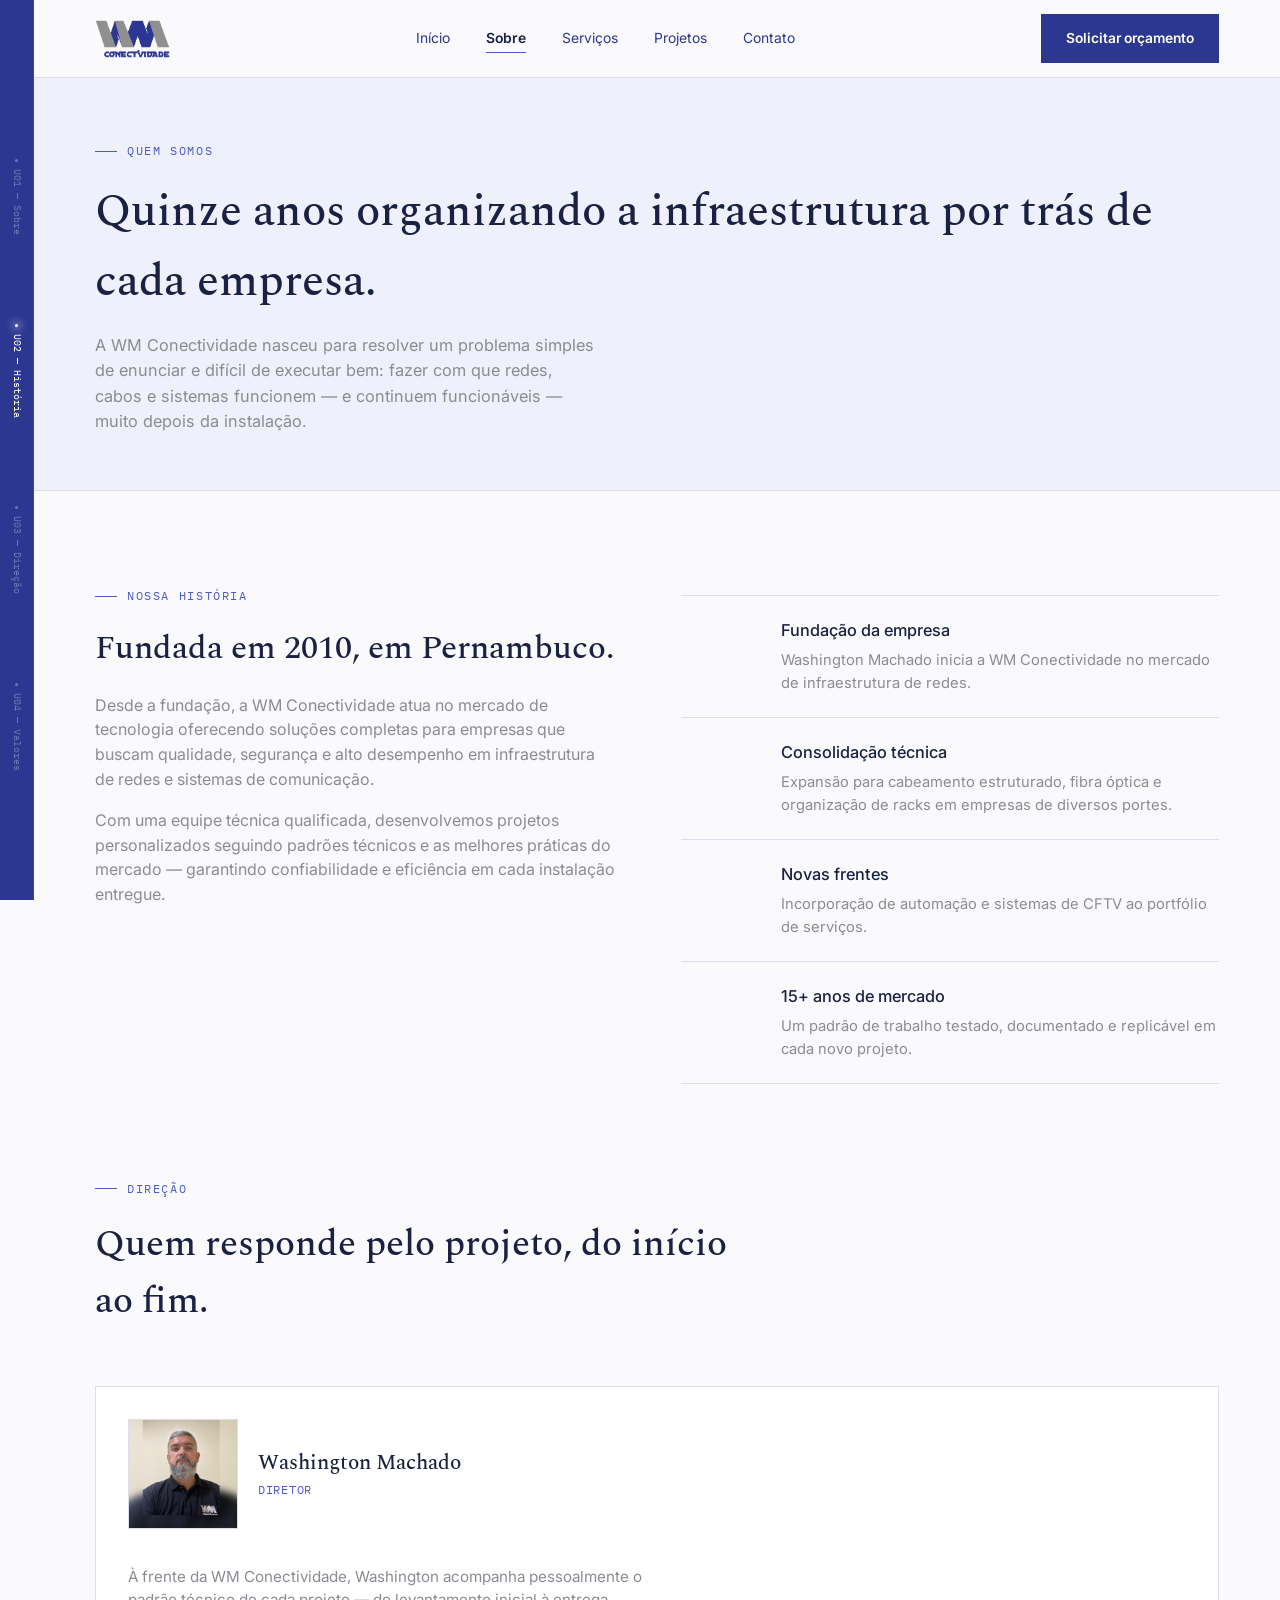
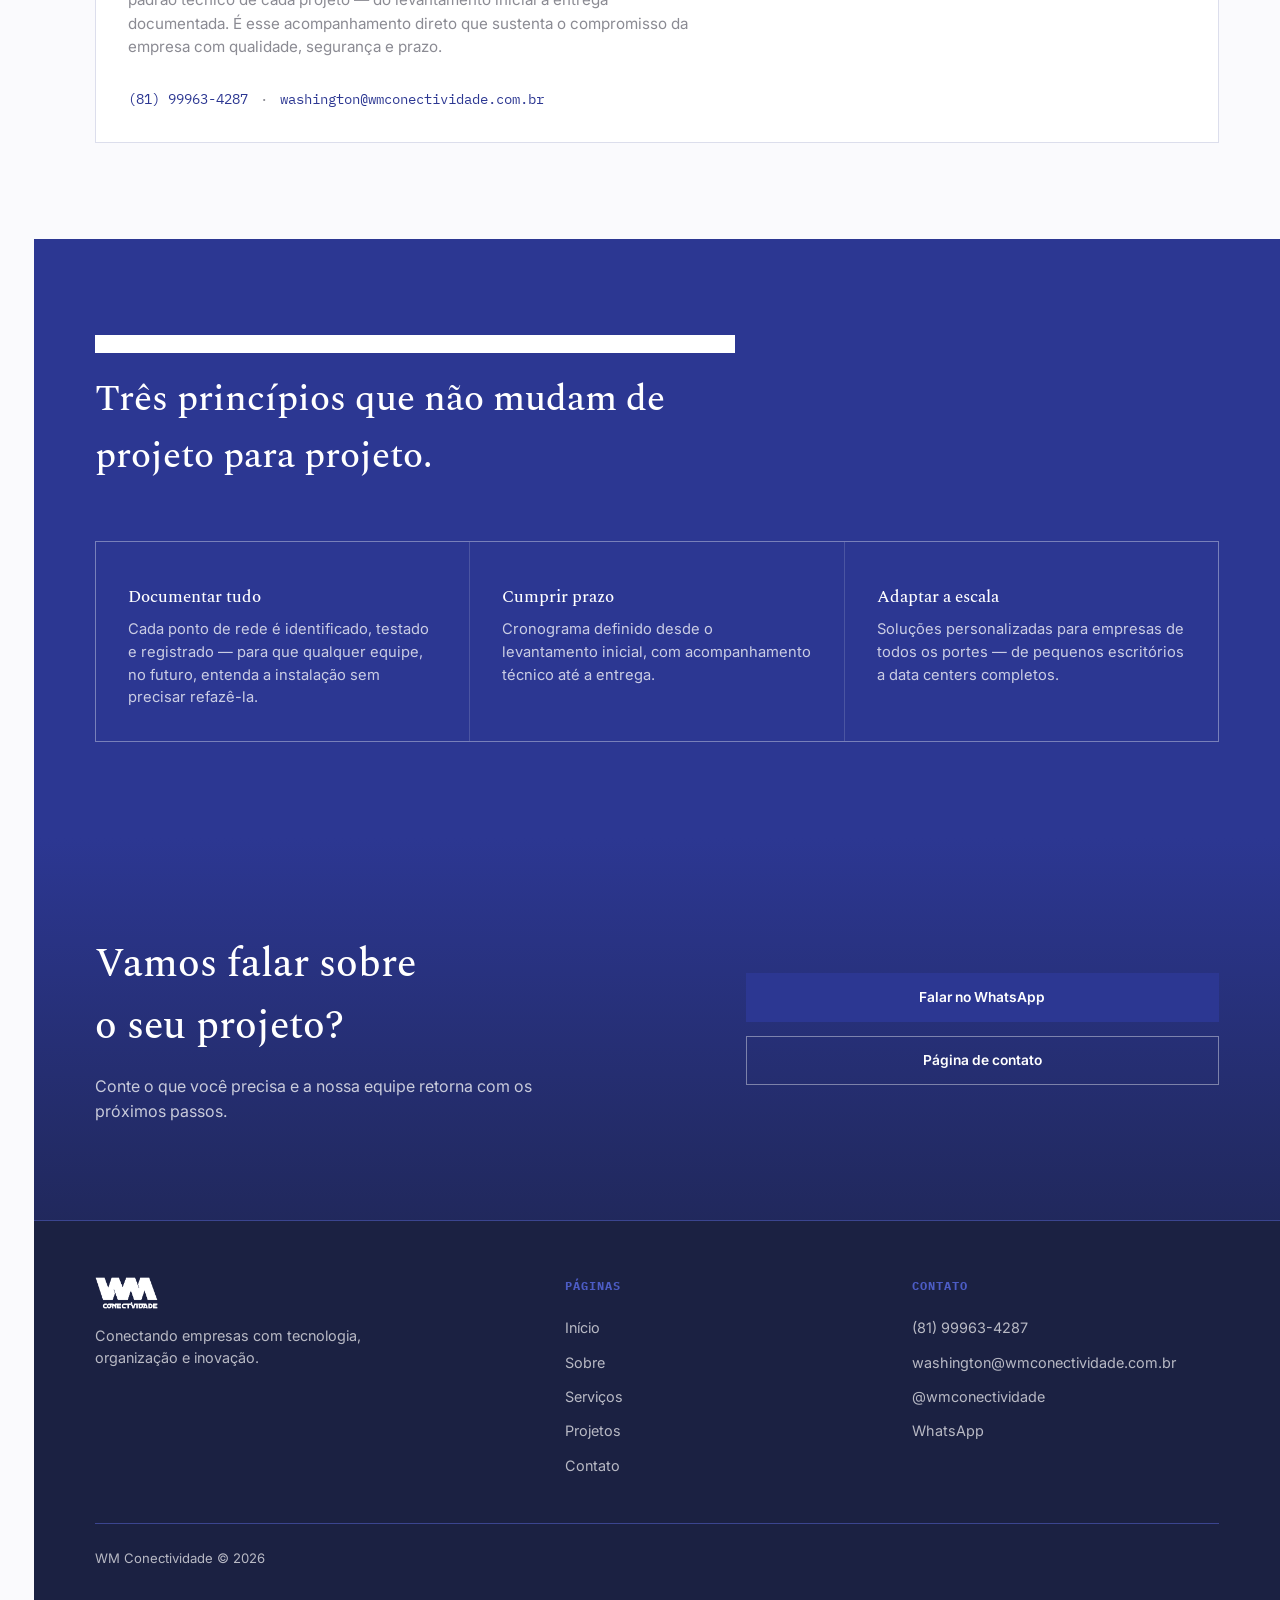
<file: sobre.html>
<!DOCTYPE html>
<html lang="pt-BR">
<head>
<meta charset="UTF-8">
<meta name="viewport" content="width=device-width, initial-scale=1.0">
<title>Sobre | WM Conectividade</title>
<meta name="description" content="Conheça a história da WM Conectividade, fundada em 2010 por Washington Machado, e os valores que guiam cada projeto de infraestrutura de redes.">

<!-- ÍCONE DA ABA DO NAVEGADOR (FAVICON) -->
<link rel="icon" type="image/png" href="wm-logo.png">

<link rel="preconnect" href="https://fonts.googleapis.com">
<link rel="preconnect" href="https://fonts.gstatic.com" crossorigin>
<link rel="stylesheet" href="style.css">
</head>
<body>

<div id="rack-rail" aria-hidden="true">
  <div class="rail-track" id="rail-track"></div>
</div>

<header>
  <div class="nav-inner">
    <a href="index.html" class="logo">
      <img src="wm-logo.png" alt="WM Conectividade">
    </a>
    <nav class="links">
      <a href="index.html">Início</a>
      <a href="sobre.html" class="active">Sobre</a>
      <a href="servicos.html">Serviços</a>
      <a href="projetos.html">Projetos</a>
      <a href="contato.html">Contato</a>
    </nav>
    <div style="display:flex;align-items:center;gap:14px;">
      <a href="https://wa.me/5581999634287" class="btn btn-brand" style="display:inline-flex">Solicitar orçamento</a>
      <button class="menu-toggle" id="menu-toggle" aria-label="Abrir menu">
        <span></span><span></span><span></span>
      </button>
    </div>
  </div>
  <div id="mobile-menu">
    <a href="index.html">Início</a>
    <a href="sobre.html" class="active">Sobre</a>
    <a href="servicos.html">Serviços</a>
    <a href="projetos.html">Projetos</a>
    <a href="contato.html">Contato</a>
  </div>
</header>

<main>

  <div class="page-head" data-rack-section data-u="U01" id="topo" data-label="Sobre">
    <div class="wrap">
      <div class="eyebrow">Quem somos</div>
      <h1>Quinze anos organizando a infraestrutura por trás de cada empresa.</h1>
      <p>A WM Conectividade nasceu para resolver um problema simples de enunciar e difícil de executar bem: fazer com que redes, cabos e sistemas funcionem — e continuem funcionáveis — muito depois da instalação.</p>
    </div>
  </div>

  <section id="historia" data-rack-section data-u="U02" data-label="História">
    <div class="wrap">
      <div class="sobre-grid">
        <div>
          <div class="eyebrow">Nossa história</div>
          <h2 style="font-size:clamp(1.6rem,2.6vw,2.1rem);font-weight:500;color:var(--ink);">Fundada em 2010, em Pernambuco.</h2>
          <p style="color:var(--gray);margin-top:18px;max-width:52ch;">Desde a fundação, a WM Conectividade atua no mercado de tecnologia oferecendo soluções completas para empresas que buscam qualidade, segurança e alto desempenho em infraestrutura de redes e sistemas de comunicação.</p>
          <p style="color:var(--gray);margin-top:16px;max-width:52ch;">Com uma equipe técnica qualificada, desenvolvemos projetos personalizados seguindo padrões técnicos e as melhores práticas do mercado — garantindo confiabilidade e eficiência em cada instalação entregue.</p>
        </div>

        <ul class="timeline">
          <li>
            <div class="year"></div>
            <div>
              <h4>Fundação da empresa</h4>
              <p>Washington Machado inicia a WM Conectividade no mercado de infraestrutura de redes.</p>
            </div>
          </li>
          <li>
            <div class="year"></div>
            <div>
              <h4>Consolidação técnica</h4>
              <p>Expansão para cabeamento estruturado, fibra óptica e organização de racks em empresas de diversos portes.</p>
            </div>
          </li>
          <li>
            <div class="year"></div>
            <div>
              <h4>Novas frentes</h4>
              <p>Incorporação de automação e sistemas de CFTV ao portfólio de serviços.</p>
            </div>
          </li>
          <li>
            <div class="year"></div>
            <div>
              <h4>15+ anos de mercado</h4>
              <p>Um padrão de trabalho testado, documentado e replicável em cada novo projeto.</p>
            </div>
          </li>
        </ul>
      </div>
    </div>
  </section>

  <section id="direcao" style="padding-top:0;" data-rack-section data-u="U03" data-label="Direção">
    <div class="wrap">
      <div class="section-head">
        <div class="eyebrow">Direção</div>
        <h2>Quem responde pelo projeto, do início ao fim.</h2>
      </div>

      <div class="director-card">
        <div class="director-header">
          <div class="director-photo">
            <img src="diretor.jpeg" alt="Washington Machado, diretor da WM Conectividade">
            
          </div>
          <div>
            <div class="name">Washington Machado</div>
            <div class="role">Diretor</div>
          </div>
        </div>
        <p style="max-width:56ch;">À frente da WM Conectividade, Washington acompanha pessoalmente o padrão técnico de cada projeto — do levantamento inicial à entrega documentada. É esse acompanhamento direto que sustenta o compromisso da empresa com qualidade, segurança e prazo.</p>
        <div class="contact-line" style="color:var(--gray);">
          <a href="tel:+5581999634287" style="color:var(--brand);">(81) 99963-4287</a>
          <span>·</span>
          <a href="mailto:washington@wmconectividade.com.br" style="color:var(--brand);">washington@wmconectividade.com.br</a>
        </div>
      </div>
    </div>
  </section>

  <section id="valores" class="dark-section" data-rack-section data-u="U04" data-label="Valores">
    <div class="wrap">
      <div class="section-head">
        <div class="eyebrow">Como trabalhamos</div>
        <h2>Três princípios que não mudam de projeto para projeto.</h2>
      </div>
      <div class="values-grid" style="background:rgba(255,255,255,0.15);border-color:rgba(255,255,255,0.25);">
        <div class="value-card" style="background:var(--brand);">
          <h3 style="color:#fff;">Documentar tudo</h3>
          <p style="color:rgba(255,255,255,0.75);">Cada ponto de rede é identificado, testado e registrado — para que qualquer equipe, no futuro, entenda a instalação sem precisar refazê-la.</p>
        </div>
        <div class="value-card" style="background:var(--brand);">
          <h3 style="color:#fff;">Cumprir prazo</h3>
          <p style="color:rgba(255,255,255,0.75);">Cronograma definido desde o levantamento inicial, com acompanhamento técnico até a entrega.</p>
        </div>
        <div class="value-card" style="background:var(--brand);">
          <h3 style="color:#fff;">Adaptar a escala</h3>
          <p style="color:rgba(255,255,255,0.75);">Soluções personalizadas para empresas de todos os portes — de pequenos escritórios a data centers completos.</p>
        </div>
      </div>
    </div>
  </section>

  <section id="cta" class="cta-section">
    <div class="wrap">
      <div>
        <h2>Vamos falar sobre o seu projeto?</h2>
        <p>Conte o que você precisa e a nossa equipe retorna com os próximos passos.</p>
      </div>
      <div class="cta-buttons">
        <a href="https://wa.me/5581999634287" class="btn btn-brand">Falar no WhatsApp</a>
        <a href="contato.html" class="btn btn-ghost-light">Página de contato</a>
      </div>
    </div>
  </section>

</main>

<footer>
  <div class="wrap">
    <div class="footer-grid">
      <div>
        <div class="footer-logo">
          <img src="wm-logo.png" alt="WM Conectividade">
        </div>
        <p style="max-width:34ch;font-size:0.9rem;">Conectando empresas com tecnologia, organização e inovação.</p>
      </div>
      <div>
        <h4>Páginas</h4>
        <ul>
          <li><a href="index.html">Início</a></li>
          <li><a href="sobre.html">Sobre</a></li>
          <li><a href="servicos.html">Serviços</a></li>
          <li><a href="projetos.html">Projetos</a></li>
          <li><a href="contato.html">Contato</a></li>
        </ul>
      </div>
      <div>
        <h4>Contato</h4>
        <ul>
          <li><a href="tel:+5581999634287">(81) 99963-4287</a></li>
          <li><a href="mailto:washington@wmconectividade.com.br">washington@wmconectividade.com.br</a></li>
          <li><a href="https://instagram.com/wmconectividade">@wmconectividade</a></li>
          <li><a href="https://wa.me/5581999634287">WhatsApp</a></li>
        </ul>
      </div>
    </div>
    <div class="foot-bottom">
      <div>WM Conectividade © 2026</div>
    </div>
  </div>
</footer>

<script src="script.js"></script>
</body>
</html>
</file>
<file: style.css>
@import url('https://fonts.googleapis.com/css2?family=Spectral:wght@300;400;500;600;700&family=Spectral:ital,wght@1,400&family=Inter:wght@400;500;600;700&family=IBM+Plex+Mono:wght@400;500&display=swap');

:root{
  /* Palette derived from the real WM Conectividade logomarca (indigo-blue + steel gray) */
  --brand:#2C3792;         /* logo blue */
  --brand-light:#4C5CC4;   /* lighter, vivid tint of the logo blue — primary accent */
  --brand-pale:#EEF0FB;    /* very light blue-tinted background */
  --brand-pale-2:#E2E5F7;
  --ink:#1B2142;           /* deep text, derived from brand, not pure black */
  --gray:#8B8B93;          /* logo gray */
  --gray-soft:#B8B9C4;
  --line:#DCDEEC;
  --line-dark:#3B4590;
  --paper:#FFFFFF;
  --paper-2:#FAFAFD;

  --f-display:'Spectral', Georgia, serif;
  --f-body:'Inter', -apple-system, sans-serif;
  --f-mono:'IBM Plex Mono', monospace;

  --rail-w:34px;
  --maxw:1180px;
}

*{margin:0;padding:0;box-sizing:border-box;}
html{scroll-behavior:smooth;}
@media (prefers-reduced-motion: reduce){
  html{scroll-behavior:auto;}
  *{animation-duration:0.001ms !important; transition-duration:0.001ms !important;}
}

body{
  font-family:var(--f-body);
  background:var(--paper-2);
  color:var(--ink);
  line-height:1.55;
  -webkit-font-smoothing:antialiased;
}

@media (min-width:1000px){
  body{ padding-left:var(--rail-w); }
}

a{color:inherit;text-decoration:none;}
img,svg{display:block;max-width:100%;}
ul{list-style:none;}
.wrap{max-width:var(--maxw);margin:0 auto;padding:0 28px;}

.eyebrow{
  font-family:var(--f-mono);
  font-size:0.72rem;
  letter-spacing:0.14em;
  text-transform:uppercase;
  color:var(--brand-light);
  display:flex;
  align-items:center;
  gap:10px;
  margin-bottom:18px;
}
.eyebrow::before{
  content:"";
  width:22px;height:1px;
  background:var(--brand-light);
  display:inline-block;
}

h1,h2,h3,.serif{font-family:var(--f-display);}

/* ---------- Rack rail (signature element) ---------- */
#rack-rail{
  position:fixed;
  left:0;top:0;bottom:0;
  width:var(--rail-w);
  background:var(--brand);
  display:none;
  flex-direction:column;
  align-items:center;
  padding:0;
  z-index:200;
  border-right:1px solid var(--line-dark);
}
@media (min-width:1000px){ #rack-rail{ display:flex; } }
#rack-rail .rail-track{
  position:relative;
  flex:1;
  width:100%;
  display:flex;
  flex-direction:column;
  justify-content:space-evenly;
  align-items:center;
  padding:70px 0 40px;
}
#rack-rail .tick{
  font-family:var(--f-mono);
  font-size:0.6rem;
  color:rgba(255,255,255,0.45);
  writing-mode:vertical-rl;
  display:flex;
  align-items:center;
  gap:7px;
  opacity:0.7;
  transition:opacity .35s ease, color .35s ease;
}
#rack-rail .tick::before{
  content:"";
  width:3px;height:3px;
  border-radius:50%;
  background:rgba(255,255,255,0.45);
  transition:background .35s ease, box-shadow .35s ease;
}
#rack-rail .tick.active{
  opacity:1;
  color:#fff;
}
#rack-rail .tick.active::before{
  background:#fff;
  box-shadow:0 0 8px 2px rgba(255,255,255,0.55);
}

/* ---------- Header ---------- */
header{
  position:sticky;top:0;z-index:100;
  background:rgba(250,250,253,0.9);
  backdrop-filter:blur(10px);
  border-bottom:1px solid var(--line);
}
.nav-inner{
  display:flex;align-items:center;justify-content:space-between;
  padding:14px 28px;
  max-width:var(--maxw);margin:0 auto;
}
.logo{display:flex;align-items:center;gap:12px;}
.logo img{height:38px;width:auto;}
.logo-word{
  font-family:var(--f-display);
  font-size:1.18rem;
  font-weight:500;
  color:var(--ink);
  letter-spacing:0.01em;
}
.logo-word b{font-weight:600;color:var(--brand);}

nav.links{display:none;gap:36px;align-items:center;}
@media (min-width:860px){ nav.links{display:flex;} }
nav.links a{
  font-size:0.87rem;
  color:var(--brand);
  position:relative;
  padding:4px 0;
}
nav.links a::after{
  content:"";
  position:absolute;left:0;right:0;bottom:0;
  height:1px;background:var(--brand-light);
  transform:scaleX(0);transform-origin:left;
  transition:transform .3s ease;
}
nav.links a:hover::after, nav.links a.active::after{transform:scaleX(1);}
nav.links a.active{color:var(--ink);font-weight:600;}

.btn{
  display:inline-flex;align-items:center;gap:10px;
  font-family:var(--f-body);
  font-size:0.86rem;font-weight:600;
  padding:13px 24px;
  border:1px solid transparent;
  cursor:pointer;
  white-space:nowrap;
}
.btn-brand{
  background:var(--brand);
  color:#fff;
  transition:background .25s ease, transform .25s ease;
}
.btn-brand:hover{background:var(--brand-light);transform:translateY(-1px);}
.btn-ghost{
  border-color:var(--brand);
  color:var(--brand);
  background:transparent;
  transition:background .25s ease,color .25s ease;
}
.btn-ghost:hover{background:var(--brand);color:#fff;}
.btn-ghost-light{
  border-color:rgba(255,255,255,0.4);
  color:#fff;
  transition:border-color .25s ease, background .25s ease;
}
.btn-ghost-light:hover{background:rgba(255,255,255,0.12);border-color:#fff;}

.menu-toggle{
  display:flex;background:none;border:none;cursor:pointer;
  flex-direction:column;gap:5px;padding:6px;
}
@media (min-width:860px){ .menu-toggle{display:none;} }
.menu-toggle span{width:22px;height:1.5px;background:var(--brand);}
#mobile-menu{
  display:none;
  flex-direction:column;
  background:var(--paper-2);
  border-bottom:1px solid var(--line);
  padding:8px 28px 22px;
}
#mobile-menu.open{display:flex;}
#mobile-menu a{padding:12px 0;border-bottom:1px solid var(--line);font-size:0.95rem;color:var(--brand);}
#mobile-menu a.active{font-weight:600;color:var(--ink);}

/* ---------- Page header (non-home pages) ---------- */
.page-head{
  padding:64px 0 56px;
  background:var(--brand-pale);
  border-bottom:1px solid var(--line);
}
.page-head h1{
  font-size:clamp(2rem,4vw,2.8rem);
  font-weight:500;color:var(--ink);
  max-width:50ch;
}
.page-head p{color:var(--gray);margin-top:16px;max-width:50ch;font-size:1.02rem;}

/* ---------- Hero (home) ---------- */
.hero{padding:76px 0 90px;position:relative;overflow:hidden;}
.hero-grid{
  display:grid;grid-template-columns:1fr;gap:56px;align-items:center;
}
@media (min-width:960px){ .hero-grid{grid-template-columns:1.05fr 0.95fr;gap:40px;} }

.hero h1{
  font-size:clamp(2.3rem, 4.6vw, 3.6rem);
  font-weight:500;
  line-height:1.12;
  color:var(--ink);
  letter-spacing:-0.01em;
  max-width:15ch;
}
.hero h1 em{font-style:italic;color:var(--brand);font-weight:400;}
.hero p.lead{
  margin-top:22px;
  font-size:1.05rem;
  color:var(--gray);
  max-width:46ch;
}
.hero-cta{display:flex;gap:16px;flex-wrap:wrap;margin-top:36px;}

.hero-art{
  position:relative;
  background:var(--brand);
  aspect-ratio:4/3.4;
  display:flex;align-items:center;justify-content:center;
  padding:26px;
}
.hero-art svg{width:100%;height:100%;}

.stat-strip{
  border-top:1px solid var(--line);
  border-bottom:1px solid var(--line);
  background:var(--paper);
}
.stat-strip .wrap{
  display:grid;grid-template-columns:repeat(3,1fr);
  padding:30px 28px;
}
.stat{text-align:left;border-left:1px solid var(--line);padding-left:22px;}
.stat:first-child{border-left:none;padding-left:0;}
.stat .num{
  font-family:var(--f-mono);
  font-size:1.9rem;color:var(--brand);
  letter-spacing:-0.02em;
}
.stat .label{font-size:0.8rem;color:var(--gray);margin-top:4px;}

/* ---------- Section heads ---------- */
section{padding:96px 0;}
.section-head{max-width:640px;margin-bottom:56px;}
.section-head h2{
  font-size:clamp(1.7rem,3vw,2.3rem);
  font-weight:500;color:var(--ink);
  margin-top:2px;
}
.section-head p{color:var(--gray);margin-top:16px;font-size:1rem;max-width:52ch;}

/* ---------- Services : rack-unit rows ---------- */
.rack-list{border-top:1px solid var(--line);}
.rack-row{
  display:grid;
  grid-template-columns:64px 1fr;
  gap:24px;
  padding:30px 0;
  border-bottom:1px solid var(--line);
  align-items:start;
  transition:background .25s ease;
}
@media (min-width:720px){
  .rack-row{grid-template-columns:200px minmax(280px, max-content) 1fr; gap:70px;}
}
.rack-row:hover{background:var(--brand-pale);}
.rack-row .u-tag{
  font-family:var(--f-mono);
  font-size:0.78rem;
  color:var(--brand-light);
  padding-top:4px;
}
.rack-row h3{
  font-size:1.15rem;font-weight:500;color:var(--ink);
}
.rack-row p{color:var(--gray);font-size:0.94rem;margin-top:8px;max-width:56ch;}
@media (min-width:720px){ .rack-row p{margin-top:0;} }

.rack-row.linkable{cursor:pointer;}
.rack-row .more{
  font-family:var(--f-mono);font-size:0.75rem;color:var(--brand-light);
  margin-top:10px;display:inline-block;
}

/* ---------- Diferenciais (brand-colored) ---------- */
.dark-section{
  background:var(--brand);
  color:#fff;
  position:relative;
}
.dark-section .section-head h2{color:#fff;}
.dark-section .section-head p{color:rgba(255,255,255,0.72);}
.dark-section .eyebrow, .dark-section .eyebrow::before{color:#fff;background:#fff;}
.dif-grid{
  display:grid;grid-template-columns:1fr;gap:48px;
}
@media (min-width:960px){ .dif-grid{grid-template-columns:1fr 1fr;align-items:center;} }
.dif-list li{
  display:flex;gap:16px;align-items:flex-start;
  padding:16px 0;
  border-bottom:1px solid var(--line-dark);
  font-size:0.98rem;
}
.dif-list li:first-child{padding-top:0;}
.dif-list .mark{
  flex:none;width:20px;height:20px;
  border:1px solid #fff;
  display:flex;align-items:center;justify-content:center;
  margin-top:2px;
}
.dif-list .mark svg{width:10px;height:10px;}
.dif-visual{
  background:rgba(255,255,255,0.06);
  border:1px solid var(--line-dark);
  padding:22px;
}

/* ---------- CTA ---------- */
.cta-section{
  background:linear-gradient(180deg, var(--brand) 0%, var(--ink) 150%);
  color:#fff;
  text-align:left;
}
.cta-section .wrap{
  display:grid;grid-template-columns:1fr;gap:36px;
  align-items:center;
}
@media (min-width:860px){ .cta-section .wrap{grid-template-columns:1.3fr 1fr;} }
.cta-section h2{font-size:clamp(1.8rem,3.4vw,2.5rem);font-weight:500;max-width:16ch;}
.cta-section p{color:rgba(255,255,255,0.75);margin-top:16px;max-width:44ch;}
.cta-buttons{display:flex;flex-direction:column;gap:14px;}
.cta-buttons .btn{justify-content:center;}
.contact-line{
  display:flex;gap:12px;align-items:center;
  font-family:var(--f-mono);font-size:0.85rem;
  color:rgba(255,255,255,0.75);
  flex-wrap:wrap;
}

/* ---------- Sobre / Diretor ---------- */
.sobre-grid{
  display:grid;grid-template-columns:1fr;gap:48px;align-items:start;
}
@media (min-width:900px){ .sobre-grid{grid-template-columns:1fr 1fr;} }
.timeline{border-top:1px solid var(--line);margin-top:8px;}
.timeline li{
  display:grid;grid-template-columns:80px 1fr;gap:20px;
  padding:22px 0;border-bottom:1px solid var(--line);
}
.timeline .year{font-family:var(--f-mono);color:var(--brand-light);font-size:0.85rem;padding-top:2px;}
.timeline h4{font-size:1.02rem;font-weight:500;color:var(--ink);}
.timeline p{color:var(--gray);font-size:0.92rem;margin-top:6px;}

.director-card{
  background:var(--paper);
  border:1px solid var(--line);
  padding:32px;
  display:flex;flex-direction:column;gap:30px;
  align-items:flex-start;
}
.director-photo{
  width:110px;height:110px;
  overflow:hidden;
  border:1px solid var(--line);
  flex:none;
}
.director-photo img{width:100%;height:100%;object-fit:cover;}
.director-card .name{font-family:var(--f-display);font-size:1.3rem;font-weight:500;color:var(--ink);}
.director-card .role{font-family:var(--f-mono);font-size:0.75rem;color:var(--brand-light);letter-spacing:0.06em;text-transform:uppercase;margin-top:2px;}
.director-card p{color:var(--gray);font-size:0.95rem;margin-top:6px;}
.director-header{display:flex;gap:20px;align-items:center;}

/* ---------- Values grid ---------- */
.values-grid{display:grid;grid-template-columns:1fr;gap:1px;background:var(--line);border:1px solid var(--line);}
@media (min-width:720px){ .values-grid{grid-template-columns:repeat(3,1fr);} }
.value-card{background:var(--paper);padding:32px;}
.value-card .u-tag{font-family:var(--f-mono);font-size:0.75rem;color:var(--brand-light);}
.value-card h3{font-size:1.05rem;font-weight:500;margin-top:10px;color:var(--ink);}
.value-card p{color:var(--gray);font-size:0.92rem;margin-top:8px;}

/* ---------- Projetos (illustrative categories, no stock photos) ---------- */
.project-grid{display:grid;grid-template-columns:1fr;gap:1px;background:var(--line);border:1px solid var(--line);}
@media (min-width:720px){ .project-grid{grid-template-columns:repeat(2,1fr);} }
.project-card{background:var(--paper);padding:0;overflow:hidden;}
.project-card .art{aspect-ratio:16/10;background:var(--brand-pale);}
.project-card .art svg{width:100%;height:100%;}
.project-card .body{padding:26px 28px 30px;}
.project-card .u-tag{font-family:var(--f-mono);font-size:0.72rem;color:var(--brand-light);}
.project-card h3{font-size:1.08rem;font-weight:500;margin-top:8px;color:var(--ink);}
.project-card p{color:var(--gray);font-size:0.92rem;margin-top:8px;}

.note-box{
  border:1px dashed var(--gray-soft);
  background:var(--brand-pale);
  padding:24px 28px;
  font-size:0.9rem;
  color:var(--gray);
  margin-top:48px;
}
.note-box strong{color:var(--ink);}

/* ---------- Contato page ---------- */
.contact-grid{display:grid;grid-template-columns:1fr;gap:1px;background:var(--line);border:1px solid var(--line);}
@media (min-width:760px){ .contact-grid{grid-template-columns:repeat(3,1fr);} }
.contact-card{background:var(--paper);padding:32px;}
.contact-card .u-tag{font-family:var(--f-mono);font-size:0.72rem;color:var(--brand-light);}
.contact-card h3{font-size:1.05rem;font-weight:500;margin-top:10px;color:var(--ink);}
.contact-card a, .contact-card p{color:var(--gray);font-size:0.95rem;margin-top:8px;display:block;}
.contact-card a:hover{color:var(--brand);}

.form-block{margin-top:56px;background:var(--paper);border:1px solid var(--line);padding:36px;}
.form-block h3{font-weight:500;font-size:1.1rem;margin-bottom:6px;}
.form-block p.hint{color:var(--gray);font-size:0.9rem;margin-bottom:24px;}
.form-row{display:grid;grid-template-columns:1fr;gap:18px;margin-bottom:18px;}
@media (min-width:640px){ .form-row.two{grid-template-columns:1fr 1fr;} }
.form-row label{display:block;font-size:0.82rem;color:var(--ink);margin-bottom:6px;font-weight:500;}
.form-row input, .form-row textarea{
  width:100%;padding:12px 14px;border:1px solid var(--line);background:var(--paper-2);
  font-family:var(--f-body);font-size:0.92rem;color:var(--ink);
}
.form-row input:focus, .form-row textarea:focus{outline:none;border-color:var(--brand-light);}
.form-row textarea{resize:vertical;min-height:110px;}

/* ---------- Footer ---------- */
footer{background:var(--ink);border-top:1px solid var(--line-dark);padding:56px 0 32px;color:var(--gray-soft);}
.footer-grid{
  display:grid;grid-template-columns:1fr;gap:40px;
  padding-bottom:40px;border-bottom:1px solid var(--line-dark);
}
@media (min-width:760px){ .footer-grid{grid-template-columns:1.4fr 1fr 1fr;} }
.footer-grid h4{
  font-family:var(--f-mono);font-size:0.75rem;letter-spacing:0.08em;
  text-transform:uppercase;color:var(--brand-light);margin-bottom:16px;
}
.footer-grid li{padding:6px 0;font-size:0.9rem;}
.footer-grid li a:hover{color:#fff;}
.footer-logo{display:flex;align-items:center;gap:12px;margin-bottom:16px;}
.footer-logo img{height:32px;filter:brightness(0) invert(1);}
.footer-logo .logo-word{color:#fff;}
.foot-bottom{
  display:flex;flex-wrap:wrap;justify-content:space-between;gap:12px;
  padding-top:24px;font-size:0.82rem;
}

::selection{background:var(--brand-light);color:#fff;}
a:focus-visible, button:focus-visible, input:focus-visible, textarea:focus-visible{
  outline:2px solid var(--brand-light);
  outline-offset:2px;
}
</file>
